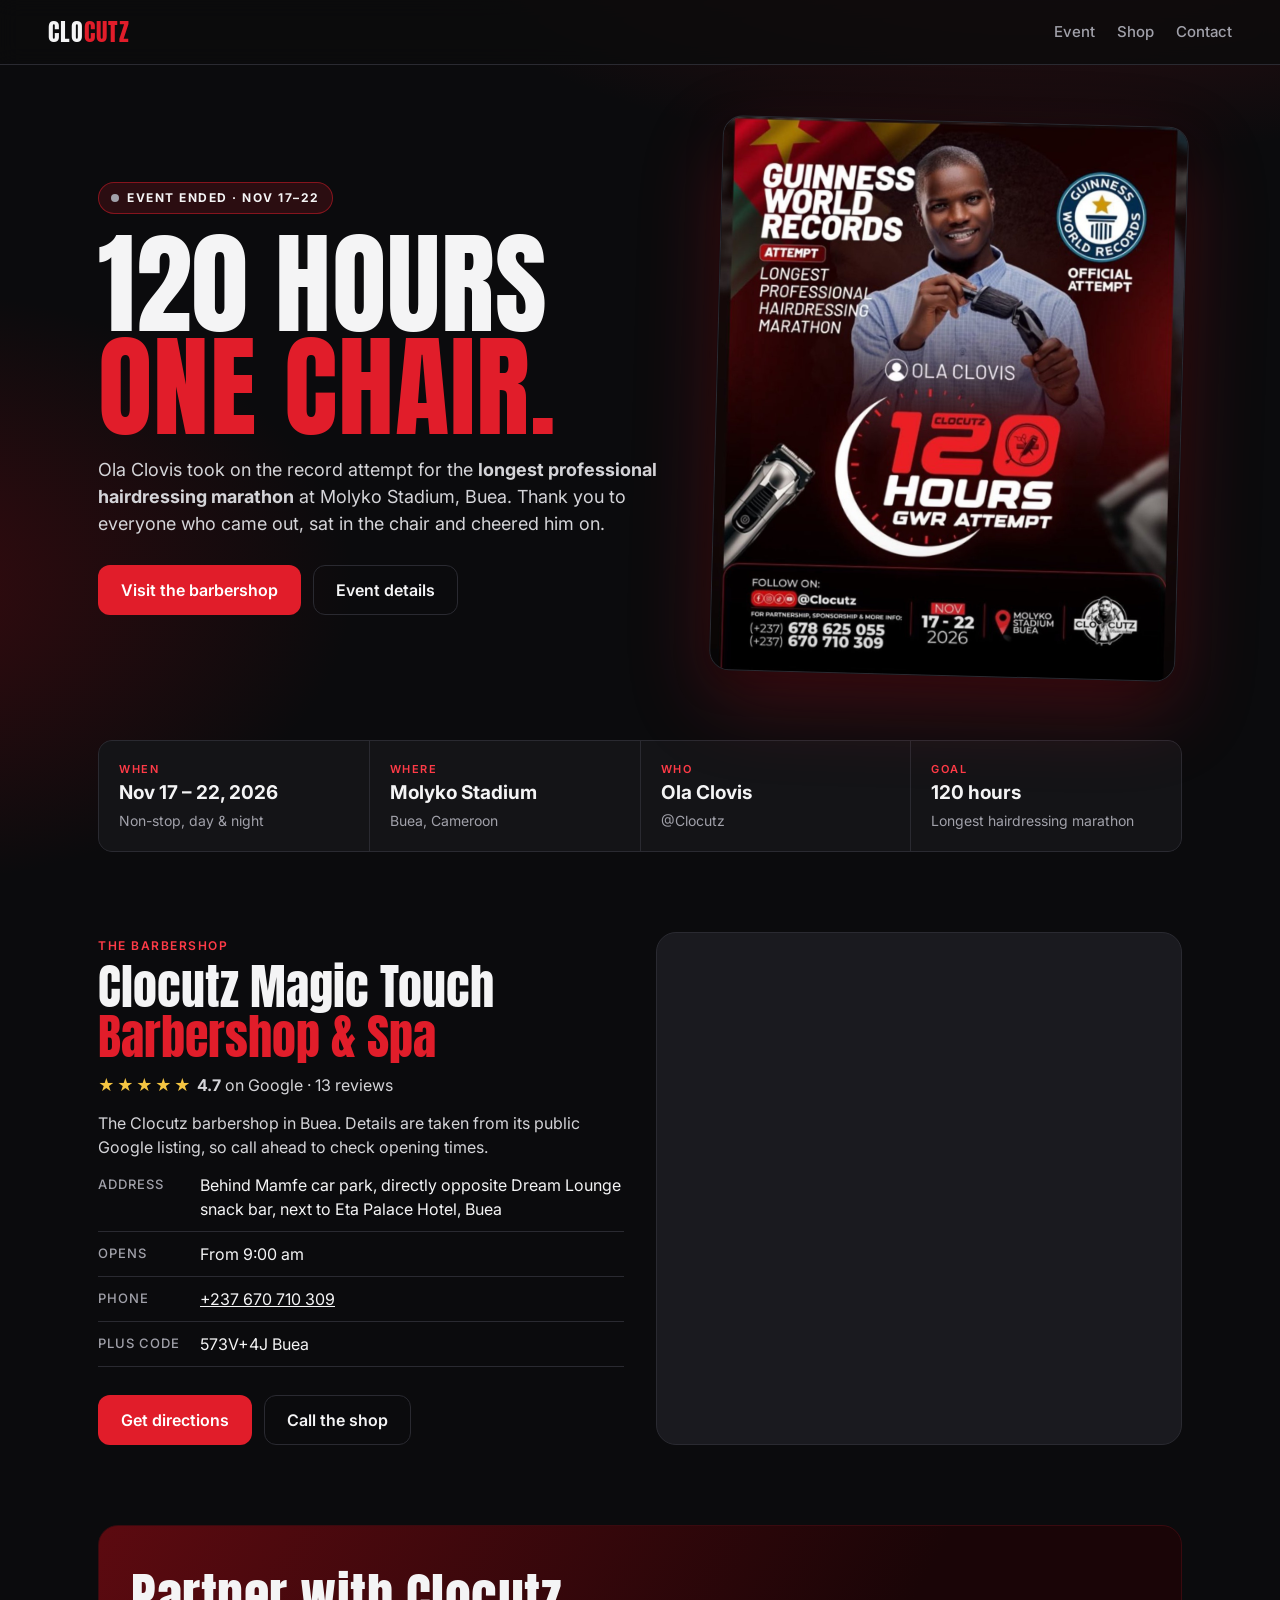
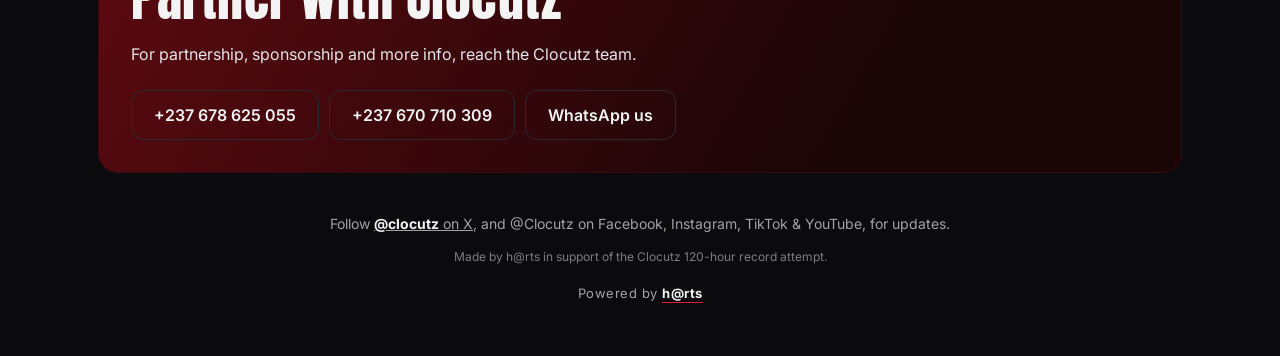
<file: index.html>
<!doctype html>
<html lang="en">
<head>
  <meta charset="utf-8" />
  <meta name="viewport" content="width=device-width, initial-scale=1" />
  <title>Clocutz 120 Hours — Record Attempt</title>
  <meta name="description" content="The Clocutz 120-hour longest professional hairdressing marathon record attempt by Ola Clovis, Nov 17–22 2026, Molyko Stadium, Buea." />
  <link rel="canonical" href="https://clocutz.org/" />
  <meta property="og:type" content="website" />
  <meta property="og:site_name" content="Clocutz" />
  <meta property="og:url" content="https://clocutz.org/" />
  <meta property="og:title" content="Clocutz 120 Hours — Record Attempt" />
  <meta property="og:description" content="Ola Clovis took on the 120-hour hairdressing marathon record attempt at Molyko Stadium, Buea, Nov 17–22 2026." />
  <meta property="og:image" content="https://clocutz.org/assets/flyer.jpg" />
  <meta property="og:image:width" content="1080" />
  <meta property="og:image:height" content="1286" />
  <meta property="og:image:alt" content="Clocutz 120 hours record attempt flyer, Nov 17–22 2026, Molyko Stadium, Buea" />
  <meta name="twitter:card" content="summary_large_image" />
  <meta name="twitter:title" content="Clocutz 120 Hours — Record Attempt" />
  <meta name="twitter:description" content="Ola Clovis took on the 120-hour hairdressing marathon record attempt at Molyko Stadium, Buea, Nov 17–22 2026." />
  <meta name="twitter:image" content="https://clocutz.org/assets/flyer.jpg" />
  <meta name="theme-color" content="#0b0b0d" />
  <link rel="icon" href="favicon.svg" type="image/svg+xml" />
  <link rel="apple-touch-icon" href="apple-touch-icon.png" />
  <link rel="preconnect" href="https://fonts.googleapis.com" />
  <link rel="preconnect" href="https://fonts.gstatic.com" crossorigin />
  <link href="https://fonts.googleapis.com/css2?family=Anton&family=Inter:wght@400;500;600;700&display=swap" rel="stylesheet" />
  <link rel="stylesheet" href="styles.css" />
</head>
<body>
  <header class="nav">
    <a href="#top" class="brand">CLO<span>CUTZ</span></a>
    <nav>
      <a href="#event">Event</a>
      <a href="https://shop.clocutz.org/">Shop</a>
      <a href="#contact">Contact</a>
    </nav>
  </header>

  <main id="top">
    <!-- HERO -->
    <section class="hero">
      <div class="hero-text">
        <span class="live-pill off"><i></i><b>EVENT ENDED · NOV 17–22</b></span>
        <h1>120 HOURS<br /><em>ONE CHAIR.</em></h1>
        <p class="lede">Ola Clovis took on the record attempt for the <strong>longest professional hairdressing marathon</strong> at Molyko Stadium, Buea. Thank you to everyone who came out, sat in the chair and cheered him on.</p>

        <div class="cta-row">
          <a href="#shop" class="btn primary">Visit the barbershop</a>
          <a href="#event" class="btn ghost">Event details</a>
        </div>
      </div>
      <div class="hero-art">
        <img src="assets/flyer.jpg" alt="Clocutz 120 hours record attempt flyer featuring Ola Clovis, Nov 17–22 2026 at Molyko Stadium, Buea" />
      </div>
    </section>

    <!-- FACTS -->
    <section class="facts" id="event">
      <div class="fact"><small>When</small><strong>Nov 17 – 22, 2026</strong><span>Non-stop, day &amp; night</span></div>
      <div class="fact"><small>Where</small><strong>Molyko Stadium</strong><span>Buea, Cameroon</span></div>
      <div class="fact"><small>Who</small><strong>Ola Clovis</strong><span>@Clocutz</span></div>
      <div class="fact"><small>Goal</small><strong>120 hours</strong><span>Longest hairdressing marathon</span></div>
    </section>

    <!-- THE SHOP -->
    <section class="shop" id="shop">
      <div class="shop-info">
        <small class="eyebrow">The barbershop</small>
        <h2>Clocutz Magic Touch<br /><em>Barbershop &amp; Spa</em></h2>
        <p class="rating"><span aria-hidden="true">★★★★★</span> <strong>4.7</strong> on Google · 13 reviews</p>
        <p>The Clocutz barbershop in Buea. Details are taken from its public Google listing, so call ahead to check opening times.</p>
        <ul class="shop-list">
          <li><b>Address</b><span>Behind Mamfe car park, directly opposite Dream Lounge snack bar, next to Eta Palace Hotel, Buea</span></li>
          <li><b>Opens</b><span>From 9:00 am</span></li>
          <li><b>Phone</b><span><a href="tel:+237670710309">+237 670 710 309</a></span></li>
          <li><b>Plus code</b><span>573V+4J Buea</span></li>
        </ul>
        <div class="cta-row">
          <a class="btn primary" href="https://www.google.com/maps/search/?api=1&amp;query=4.1527759,9.2940568" target="_blank" rel="noopener">Get directions</a>
          <a class="btn ghost" href="tel:+237670710309">Call the shop</a>
        </div>
      </div>
      <iframe class="shop-map" title="Map showing Clocutz Magic Touch Barbershop and Spa in Buea" loading="lazy" referrerpolicy="no-referrer-when-downgrade"
        src="https://maps.google.com/maps?q=4.1527759,9.2940568&amp;z=17&amp;output=embed"></iframe>
    </section>

    <!-- CONTACT -->
    <section class="contact" id="contact">
      <div>
        <h2>Partner with Clocutz</h2>
        <p>For partnership, sponsorship and more info, reach the Clocutz team.</p>
      </div>
      <div class="contact-links">
        <a class="btn ghost" href="tel:+237678625055">+237 678 625 055</a>
        <a class="btn ghost" href="tel:+237670710309">+237 670 710 309</a>
        <a class="btn ghost" href="https://wa.me/237678625055" target="_blank" rel="noopener">WhatsApp us</a>
      </div>
    </section>
  </main>

  <footer>
    <p>Follow <a href="https://x.com/clocutz" target="_blank" rel="noopener"><strong>@clocutz</strong> on X</a>, and @Clocutz on Facebook, Instagram, TikTok &amp; YouTube, for updates.</p>
    <p class="fine">Made by h@rts in support of the Clocutz 120-hour record attempt.</p>
    <p class="credit">Powered by <a href="https://hartsdigitalhub.com/" target="_blank" rel="noopener">h@rts</a></p>
  </footer>

</body>
</html>
</file>
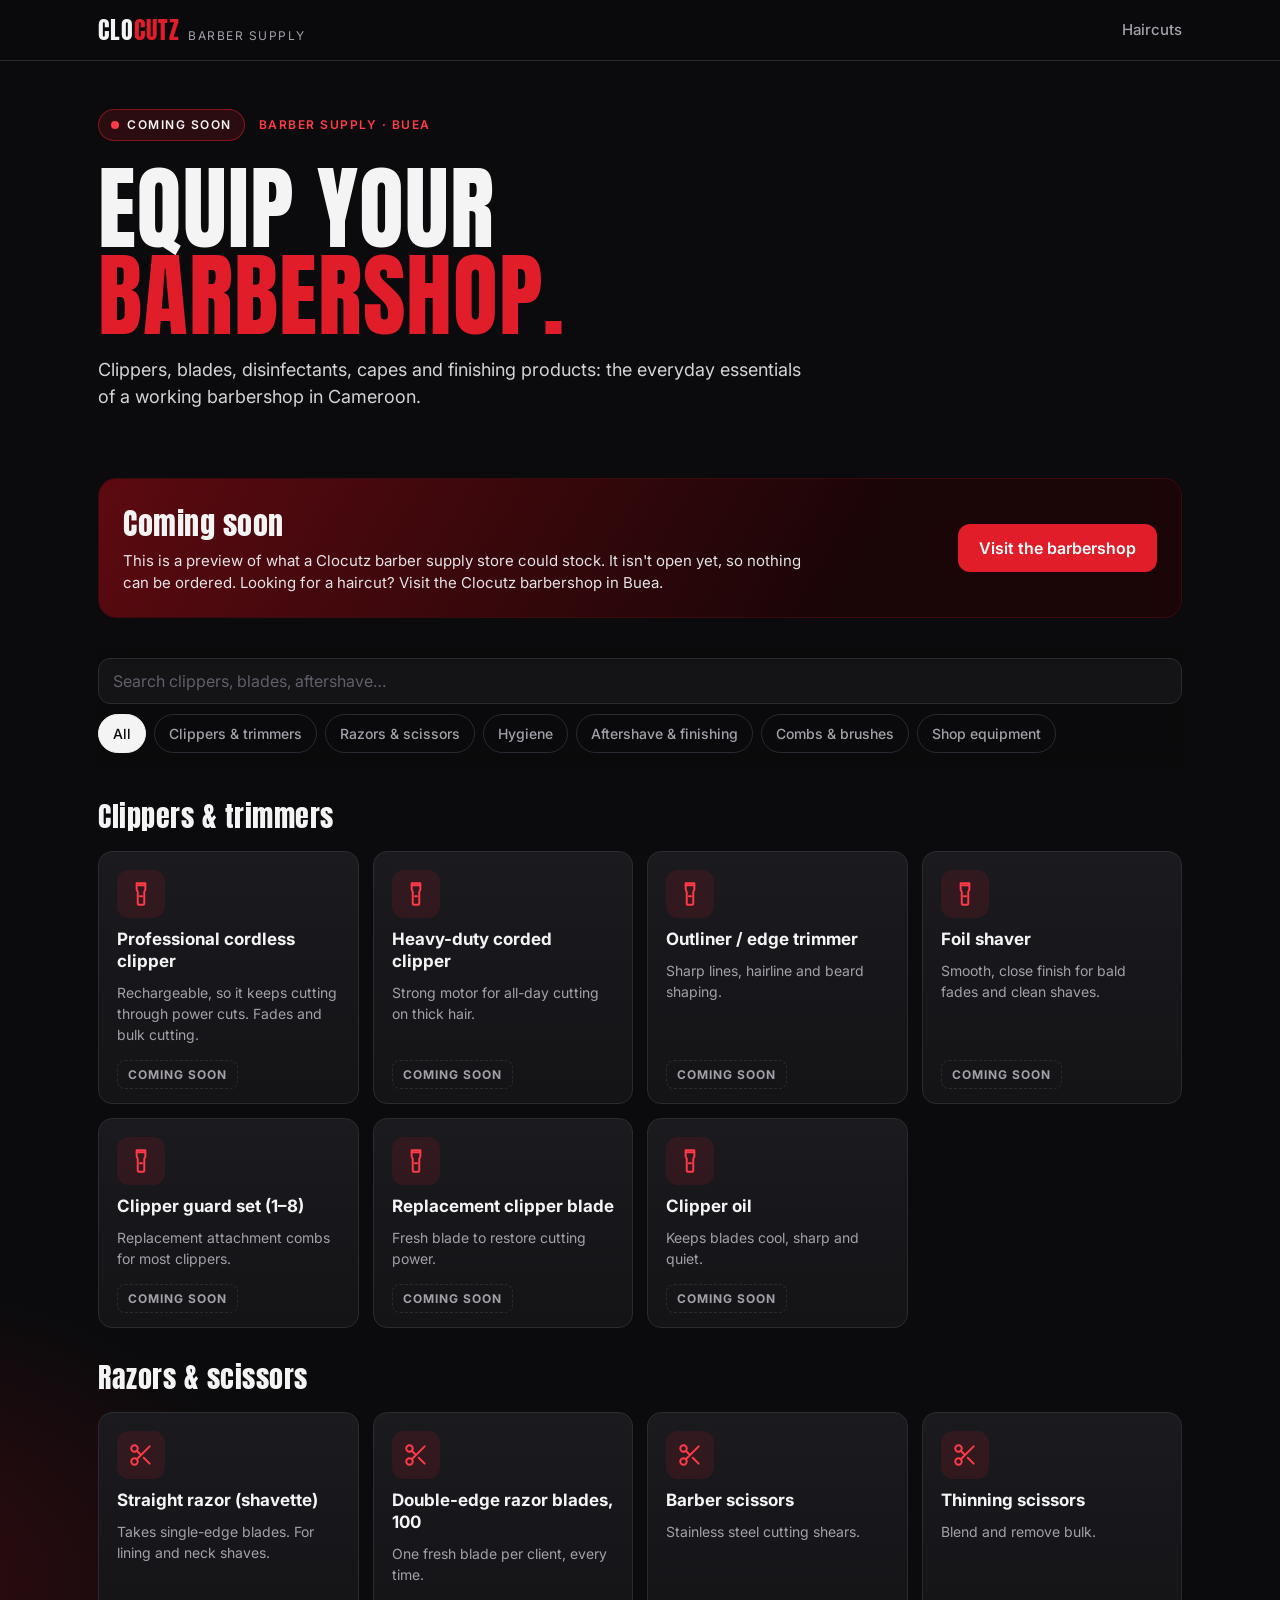
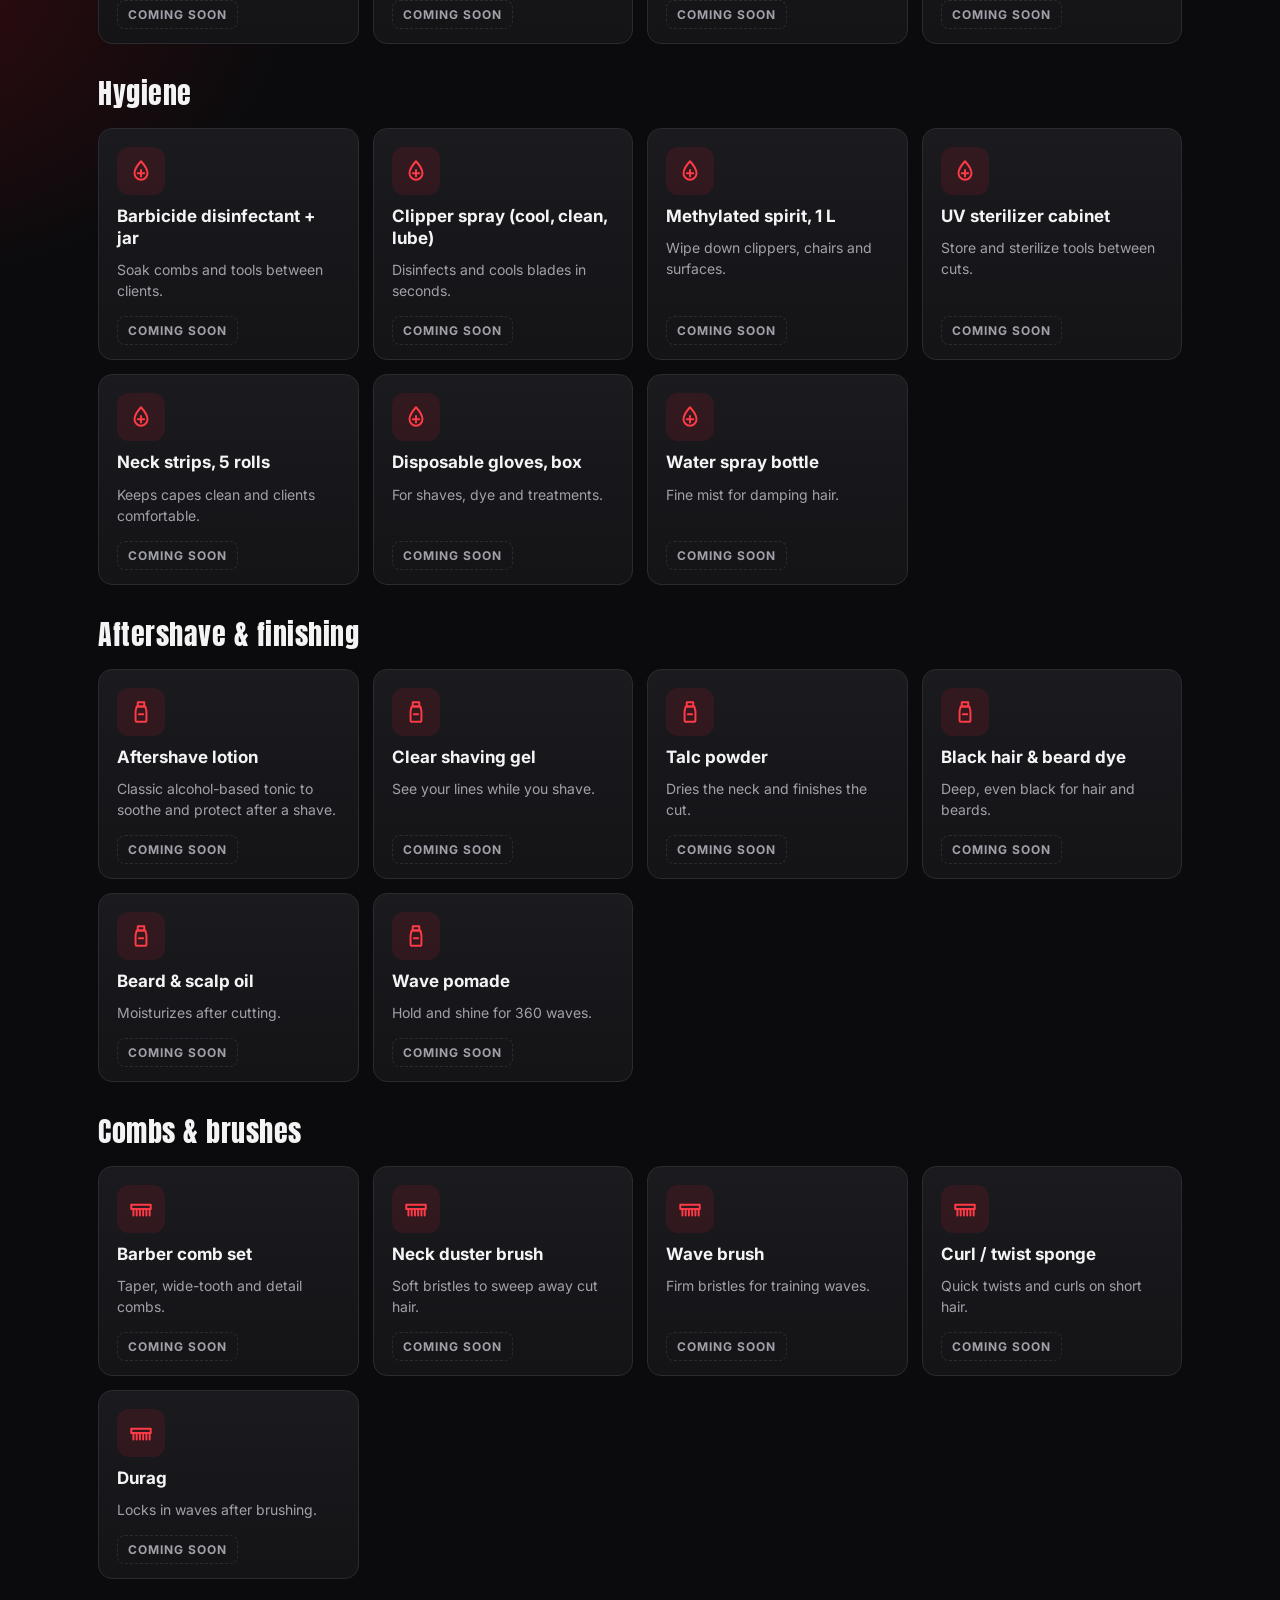
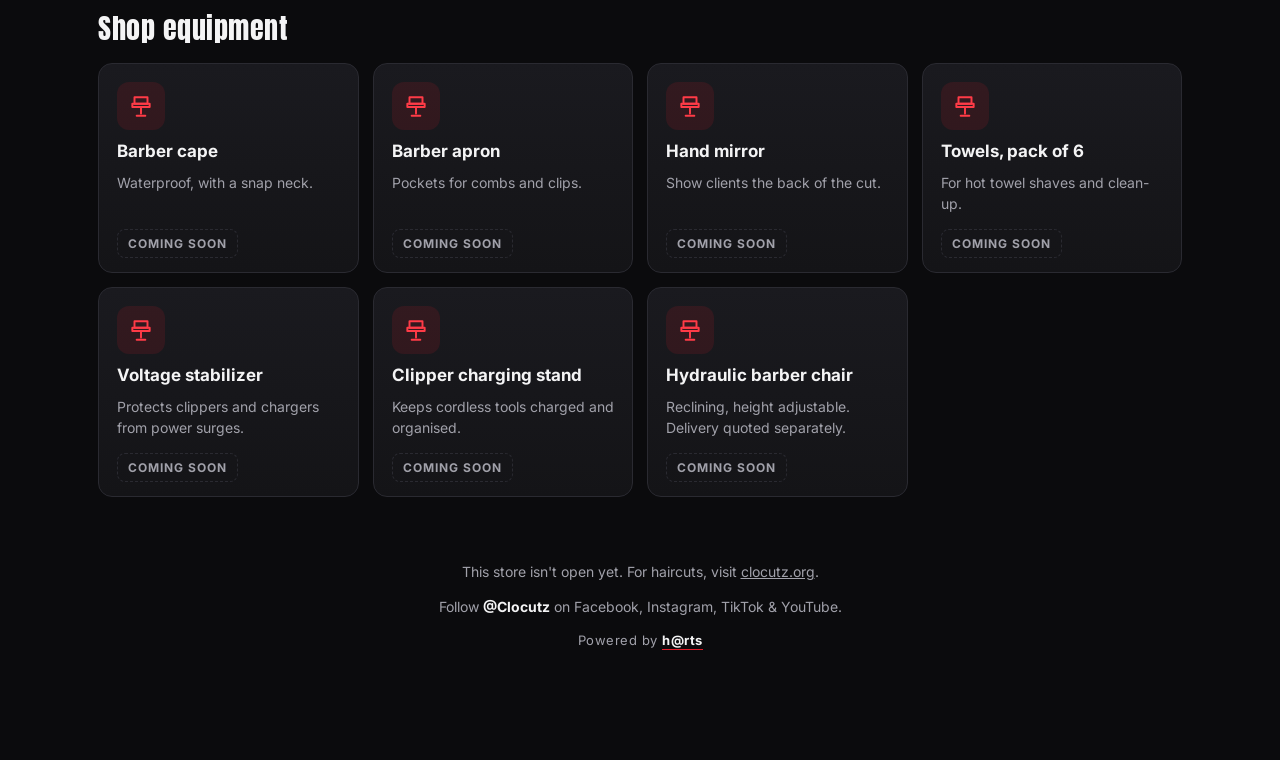
<file: shop/index.html>
<!doctype html>
<html lang="en">
<head>
  <meta charset="utf-8" />
  <meta name="viewport" content="width=device-width, initial-scale=1" />
  <title>Clocutz Barber Supply — Coming Soon</title>
  <meta name="description" content="A coming-soon preview of a Clocutz barber supply store: clippers, blades, disinfectants, capes and everyday barbershop essentials." />
  <link rel="canonical" href="https://shop.clocutz.org/" />
  <meta property="og:type" content="website" />
  <meta property="og:site_name" content="Clocutz" />
  <meta property="og:url" content="https://shop.clocutz.org/" />
  <meta property="og:title" content="Clocutz Barber Supply — Coming Soon" />
  <meta property="og:description" content="Coming soon: a preview of barbershop essentials, from clippers and blades to hygiene and styling products." />
  <meta property="og:image" content="https://clocutz.org/assets/flyer.jpg" />
  <meta name="twitter:card" content="summary_large_image" />
  <meta name="theme-color" content="#0b0b0d" />
  <!-- Absolute URLs: shop.clocutz.org is served from the /shop folder, so relative paths would miss. -->
  <link rel="icon" href="https://clocutz.org/favicon.svg" type="image/svg+xml" />
  <link rel="apple-touch-icon" href="https://clocutz.org/apple-touch-icon.png" />
  <link rel="preconnect" href="https://fonts.googleapis.com" />
  <link rel="preconnect" href="https://fonts.gstatic.com" crossorigin />
  <link href="https://fonts.googleapis.com/css2?family=Anton&family=Inter:wght@400;500;600;700&display=swap" rel="stylesheet" />
  <style>
    :root {
      --bg: #0b0b0d; --bg-2: #141417; --card: #1a1a1f; --line: #2a2a31;
      --text: #f4f4f5; --muted: #a1a1aa;
      --red: #e11d2a; --red-2: #ff3b47; --red-deep: #5c0a10; --gold: #f5c542;
      --radius: 14px;
    }
    * { box-sizing: border-box; }
    body {
      margin: 0;
      background:
        radial-gradient(900px 500px at 85% -10%, rgba(225, 29, 42, .28), transparent 60%),
        radial-gradient(700px 500px at -10% 40%, rgba(92, 10, 16, .5), transparent 60%),
        var(--bg);
      color: var(--text);
      font-family: Inter, system-ui, -apple-system, Segoe UI, Roboto, sans-serif;
      line-height: 1.5; -webkit-font-smoothing: antialiased;
      padding-bottom: 96px;
    }
    a { color: inherit; }
    button { font: inherit; color: inherit; }
    .wrap { max-width: 1180px; margin: 0 auto; padding: 0 clamp(16px, 4vw, 48px); }

    /* NAV */
    .nav {
      position: sticky; top: 0; z-index: 20;
      background: rgba(11, 11, 13, .85); backdrop-filter: blur(10px);
      border-bottom: 1px solid var(--line);
    }
    .nav .wrap { display: flex; align-items: center; justify-content: space-between; height: 60px; }
    .brand { font-family: Anton, sans-serif; font-size: 24px; letter-spacing: 1px; text-decoration: none; }
    .brand span { color: var(--red); }
    .brand small { font-family: Inter, sans-serif; font-size: 12px; color: var(--muted); letter-spacing: 1.5px; margin-left: 8px; text-transform: uppercase; }
    .nav-links { display: flex; gap: 18px; align-items: center; }
    .nav-links a { text-decoration: none; color: var(--muted); font-weight: 500; font-size: 15px; }
    .nav-links a:hover { color: var(--text); }

    /* HERO */
    .hero { padding: 48px 0 28px; }
    .eyebrow { color: var(--red-2); text-transform: uppercase; letter-spacing: 1.5px; font-size: 12px; font-weight: 600; }
    h1 { font-family: Anton, sans-serif; font-weight: 400; font-size: clamp(48px, 8vw, 92px); line-height: .95; letter-spacing: 1px; margin: 10px 0 16px; }
    h1 em { font-style: normal; color: var(--red); }
    .lede { color: #d4d4d8; font-size: 18px; max-width: 40em; margin: 0 0 22px; }

    /* STARTER KIT */
    .kit {
      display: flex; justify-content: space-between; align-items: center; gap: 20px; flex-wrap: wrap;
      margin: 18px 0 28px; padding: 22px 24px; border-radius: 18px;
      background: linear-gradient(120deg, var(--red-deep), #1a0507 70%); border: 1px solid #3a0a0f;
    }
    .kit h2 { font-family: Anton, sans-serif; font-weight: 400; font-size: 30px; letter-spacing: .5px; margin: 0; }
    .kit p { margin: 4px 0 0; color: #e4e4e7; max-width: 46em; font-size: 15px; }

    /* TOOLBAR */
    .toolbar { position: sticky; top: 60px; z-index: 10; background: rgba(11, 11, 13, .92); backdrop-filter: blur(10px); padding: 12px 0; margin-bottom: 8px; }
    .search {
      width: 100%; background: var(--bg-2); border: 1px solid var(--line); color: var(--text);
      border-radius: 12px; padding: 12px 14px; font: 16px Inter, sans-serif; margin-bottom: 10px;
    }
    .search::placeholder { color: #5f5f6a; }
    .cats { display: flex; gap: 8px; overflow-x: auto; scrollbar-width: none; padding-bottom: 2px; }
    .cats::-webkit-scrollbar { display: none; }
    .cats button {
      flex: none; border: 1px solid var(--line); background: transparent; color: var(--muted);
      padding: 8px 14px; border-radius: 99px; font-size: 14px; font-weight: 500; cursor: pointer; white-space: nowrap;
    }
    .cats button[aria-pressed="true"] { background: var(--text); color: var(--bg); border-color: var(--text); }

    /* GRID */
    .section-title { font-family: Anton, sans-serif; font-weight: 400; font-size: 28px; letter-spacing: .5px; margin: 28px 0 14px; }
    .grid { display: grid; grid-template-columns: repeat(auto-fill, minmax(250px, 1fr)); gap: 14px; }
    .card {
      display: flex; flex-direction: column; gap: 10px;
      background: linear-gradient(180deg, var(--card), var(--bg-2));
      border: 1px solid var(--line); border-radius: var(--radius); padding: 18px;
    }
    .card .icon {
      width: 48px; height: 48px; border-radius: 12px; display: grid; place-items: center;
      background: rgba(225, 29, 42, .12); color: var(--red-2);
    }
    .card .icon svg { width: 26px; height: 26px; }
    .card h3 { margin: 0; font-size: 17px; line-height: 1.3; }
    .card p { margin: 0; color: var(--muted); font-size: 14px; flex: 1; }
    .badge { align-self: flex-start; font-size: 11px; font-weight: 700; letter-spacing: 1px; text-transform: uppercase; color: var(--gold); }
    .card-foot { display: flex; align-items: center; justify-content: space-between; gap: 10px; padding-top: 6px; }
    .price { font-weight: 700; font-size: 16px; }
    .price.ask { color: var(--muted); font-weight: 500; font-size: 14px; }
    .add {
      border: 1px solid var(--red); background: transparent; color: var(--text);
      border-radius: 10px; padding: 9px 14px; font-weight: 600; font-size: 14px; cursor: pointer;
    }
    .add:hover { background: var(--red); }
    .qty { display: inline-flex; align-items: center; border: 1px solid var(--red); border-radius: 10px; overflow: hidden; }
    .qty button { background: var(--red); border: 0; width: 34px; height: 36px; font-size: 18px; font-weight: 700; cursor: pointer; color: #fff; }
    .qty span { min-width: 34px; text-align: center; font-weight: 700; font-variant-numeric: tabular-nums; }
    .soon-tag { font-size: 12px; font-weight: 700; letter-spacing: 1px; text-transform: uppercase; color: var(--muted); border: 1px dashed var(--line); border-radius: 8px; padding: 6px 10px; }
    .soon-pill {
      display: inline-flex; align-items: center; gap: 8px; margin-bottom: 14px; margin-right: 10px;
      padding: 6px 12px; border-radius: 999px;
      background: rgba(225, 29, 42, .15); border: 1px solid rgba(225, 29, 42, .5);
      font-size: 12px; font-weight: 600; letter-spacing: 1.5px; text-transform: uppercase;
    }
    .soon-pill[hidden] { display: none; }
    .soon-pill i { width: 8px; height: 8px; border-radius: 50%; background: var(--red-2); }
    .empty { color: var(--muted); padding: 40px 0; text-align: center; }

    /* CART BAR + DRAWER */
    .cartbar {
      position: fixed; left: 50%; bottom: 14px; transform: translateX(-50%); z-index: 30;
      width: min(680px, calc(100% - 32px));
      display: flex; align-items: center; justify-content: space-between; gap: 14px;
      padding: 12px 12px 12px 18px; border-radius: 16px;
      background: rgba(26, 26, 31, .96); backdrop-filter: blur(10px);
      border: 1px solid var(--red-deep); box-shadow: 0 10px 40px rgba(0, 0, 0, .6);
    }
    .cartbar[hidden] { display: none; }
    .cartbar small { color: var(--red-2); text-transform: uppercase; letter-spacing: 1.5px; font-size: 11px; font-weight: 600; }
    .cartbar p { margin: 0; font-weight: 600; }
    .btn {
      display: inline-flex; align-items: center; justify-content: center;
      padding: 13px 20px; border-radius: 12px; border: 1px solid transparent;
      font: 600 16px Inter, sans-serif; text-decoration: none; cursor: pointer; white-space: nowrap;
    }
    .btn.primary { background: var(--red); color: #fff; }
    .btn.primary:hover { background: var(--red-2); }
    .btn.ghost { background: transparent; border-color: var(--line); }
    .btn.ghost:hover { border-color: var(--red); }
    .btn:focus-visible, .add:focus-visible, .cats button:focus-visible, .qty button:focus-visible, input:focus-visible, select:focus-visible { outline: 2px solid var(--red-2); outline-offset: 2px; }

    dialog {
      width: min(560px, 100%); max-height: min(90vh, 860px); margin: auto 0 0 auto; height: 100%;
      padding: 0; border: 0; border-left: 1px solid var(--line);
      background: var(--bg); color: var(--text);
    }
    dialog::backdrop { background: rgba(0, 0, 0, .65); }
    @media (min-width: 600px) { dialog { max-height: 100vh; } }
    .drawer { display: flex; flex-direction: column; height: 100%; }
    .drawer-head { display: flex; justify-content: space-between; align-items: center; padding: 18px 20px; border-bottom: 1px solid var(--line); }
    .drawer-head h2 { font-family: Anton, sans-serif; font-weight: 400; font-size: 28px; margin: 0; letter-spacing: .5px; }
    .close { background: none; border: 1px solid var(--line); border-radius: 10px; width: 38px; height: 38px; font-size: 20px; cursor: pointer; }
    .drawer-body { flex: 1; overflow-y: auto; padding: 8px 20px 20px; }
    .line { display: flex; align-items: center; justify-content: space-between; gap: 12px; padding: 14px 0; border-bottom: 1px solid var(--line); }
    .line strong { display: block; font-size: 15px; }
    .line small { color: var(--muted); }
    .fields { display: grid; gap: 12px; margin-top: 18px; }
    .fields label { display: flex; flex-direction: column; gap: 6px; font-size: 14px; color: var(--muted); font-weight: 500; }
    .fields input, .fields select {
      background: var(--bg-2); border: 1px solid var(--line); color: var(--text);
      border-radius: 10px; padding: 12px 13px; font: 16px Inter, sans-serif;
    }
    .note { color: var(--muted); font-size: 13px; margin: 14px 0 0; }
    .drawer-foot { padding: 16px 20px; border-top: 1px solid var(--line); display: grid; gap: 10px; }
    .totals { display: flex; justify-content: space-between; font-weight: 600; }
    .totals span:last-child { font-variant-numeric: tabular-nums; }
    .error { color: var(--red-2); font-size: 14px; margin: 0; min-height: 1em; }

    footer { margin-top: 64px; color: var(--muted); font-size: 14px; text-align: center; }
    footer strong { color: var(--text); }
    .credit { margin-top: 14px; font-size: 13px; letter-spacing: .5px; }
    .credit a { color: var(--text); font-weight: 700; text-decoration: none; border-bottom: 1px solid var(--red); padding-bottom: 1px; }
    .credit a:hover { color: var(--red-2); }

    @media (max-width: 560px) {
      .brand small { display: none; }
      .lede { font-size: 16px; }
      .kit .btn { width: 100%; }
      .grid { grid-template-columns: 1fr 1fr; gap: 10px; }
      .card { padding: 14px; }
      .card h3 { font-size: 15px; }
      .card p { font-size: 13px; }
      .card-foot { flex-direction: column; align-items: stretch; }
      .card .add, .card .qty { width: 100%; justify-content: space-between; }
      .card .qty span { flex: 1; }
      .line .qty { flex: none; }
    }
  </style>
</head>
<body>
  <header class="nav">
    <div class="wrap">
      <a class="brand" href="https://shop.clocutz.org/">CLO<span>CUTZ</span><small>Barber Supply</small></a>
      <nav class="nav-links">
        <a href="https://clocutz.org/">Haircuts</a>
      </nav>
    </div>
  </header>

  <main class="wrap">
    <section class="hero">
      <span class="soon-pill" id="soonPill" hidden><i></i>Coming soon</span>
      <span class="eyebrow">Barber supply · Buea</span>
      <h1>EQUIP YOUR<br /><em>BARBERSHOP.</em></h1>
      <p class="lede">Clippers, blades, disinfectants, capes and finishing products: the everyday essentials of a working barbershop in Cameroon.</p>
    </section>

    <section class="kit">
      <div>
        <h2 id="kitTitle">Opening a new shop?</h2>
        <p id="kitText">Add our <strong>starter kit</strong> in one tap: the essentials every barbershop needs on day one, from clippers and blades to Barbicide, capes and aftershave.</p>
      </div>
      <button type="button" class="btn primary" id="addKit">Add starter kit</button>
    </section>

    <div class="toolbar">
      <input class="search" id="search" type="search" placeholder="Search clippers, blades, aftershave…" aria-label="Search products" />
      <div class="cats" id="cats" role="toolbar" aria-label="Categories"></div>
    </div>

    <div id="catalogue"></div>

    <footer>
      <p>This store isn't open yet. For haircuts, visit <a href="https://clocutz.org/">clocutz.org</a>.</p>
      <p>Follow <strong>@Clocutz</strong> on Facebook, Instagram, TikTok &amp; YouTube.</p>
      <p class="credit">Powered by <a href="https://hartsdigitalhub.com/" target="_blank" rel="noopener">h@rts</a></p>
    </footer>
  </main>

  <div class="cartbar" id="cartbar" hidden>
    <div>
      <small>Your order</small>
      <p id="cartSummary">0 items</p>
    </div>
    <button type="button" class="btn primary" id="openCart">View order</button>
  </div>

  <dialog id="cart" aria-labelledby="cartTitle">
    <form class="drawer" id="orderForm" method="dialog" novalidate>
      <div class="drawer-head">
        <h2 id="cartTitle">Your order</h2>
        <button type="button" class="close" id="closeCart" aria-label="Close">×</button>
      </div>
      <div class="drawer-body">
        <div id="cartLines"></div>
        <div class="fields">
          <label>Full name
            <input id="oName" autocomplete="name" placeholder="e.g. Ngwa Brandon" required />
          </label>
          <label>Phone / WhatsApp
            <input id="oPhone" type="tel" inputmode="tel" autocomplete="tel" placeholder="6XX XXX XXX" required />
          </label>
          <label>How do you want it?
            <select id="oMethod">
              <option value="Pickup at Clocutz Magic Touch, Buea">Pickup at the shop in Buea</option>
              <option value="Delivery">Delivery</option>
            </select>
          </label>
          <label id="townWrap" hidden>Town / neighbourhood for delivery
            <input id="oTown" placeholder="e.g. Molyko, Buea or Bonamoussadi, Douala" />
          </label>
        </div>
        <p class="note">We'll reply on WhatsApp to confirm stock, the final price and delivery cost, then you pay by MoMo, Orange Money or cash.</p>
      </div>
      <div class="drawer-foot">
        <div class="totals"><span>Estimated total</span><span id="total">—</span></div>
        <p class="error" id="orderError" role="alert"></p>
        <button type="submit" class="btn primary" id="sendOrder">Send order on WhatsApp</button>
        <button type="button" class="btn ghost" id="clearCart">Clear order</button>
      </div>
    </form>
  </dialog>

  <script>
    /* ===== Shop settings — edit products and prices here ===== */
    const WHATSAPP = "237678625055";

    // true = catalogue is a preview: no basket or ordering, items show "Coming soon".
    // Set to false on launch day (and update the <title> and og:title at the top).
    const COMING_SOON = true;

    // price: number in FCFA, or null to show "Ask for price".
    // kit: true = included in the "starter kit" button.
    const PRODUCTS = [
      // Clippers & trimmers
      { id: "clipper-cordless", cat: "clippers", name: "Professional cordless clipper", desc: "Rechargeable, so it keeps cutting through power cuts. Fades and bulk cutting.", price: null, kit: true, badge: "Best seller" },
      { id: "clipper-corded", cat: "clippers", name: "Heavy-duty corded clipper", desc: "Strong motor for all-day cutting on thick hair.", price: null },
      { id: "trimmer", cat: "clippers", name: "Outliner / edge trimmer", desc: "Sharp lines, hairline and beard shaping.", price: null, kit: true },
      { id: "shaver", cat: "clippers", name: "Foil shaver", desc: "Smooth, close finish for bald fades and clean shaves.", price: null },
      { id: "guards", cat: "clippers", name: "Clipper guard set (1–8)", desc: "Replacement attachment combs for most clippers.", price: null, kit: true },
      { id: "blade-set", cat: "clippers", name: "Replacement clipper blade", desc: "Fresh blade to restore cutting power.", price: null },
      { id: "clipper-oil", cat: "clippers", name: "Clipper oil", desc: "Keeps blades cool, sharp and quiet.", price: null, kit: true },

      // Razors & blades
      { id: "shavette", cat: "razors", name: "Straight razor (shavette)", desc: "Takes single-edge blades. For lining and neck shaves.", price: null, kit: true },
      { id: "blades-100", cat: "razors", name: "Double-edge razor blades, 100", desc: "One fresh blade per client, every time.", price: null, kit: true, badge: "Essential" },
      { id: "scissors", cat: "razors", name: "Barber scissors", desc: "Stainless steel cutting shears.", price: null },
      { id: "thinning", cat: "razors", name: "Thinning scissors", desc: "Blend and remove bulk.", price: null },

      // Hygiene & safety
      { id: "barbicide", cat: "hygiene", name: "Barbicide disinfectant + jar", desc: "Soak combs and tools between clients.", price: null, kit: true, badge: "Essential" },
      { id: "clipper-spray", cat: "hygiene", name: "Clipper spray (cool, clean, lube)", desc: "Disinfects and cools blades in seconds.", price: null, kit: true },
      { id: "spirit", cat: "hygiene", name: "Methylated spirit, 1 L", desc: "Wipe down clippers, chairs and surfaces.", price: null, kit: true },
      { id: "uv-box", cat: "hygiene", name: "UV sterilizer cabinet", desc: "Store and sterilize tools between cuts.", price: null },
      { id: "neck-strips", cat: "hygiene", name: "Neck strips, 5 rolls", desc: "Keeps capes clean and clients comfortable.", price: null, kit: true },
      { id: "gloves", cat: "hygiene", name: "Disposable gloves, box", desc: "For shaves, dye and treatments.", price: null },
      { id: "sprayer", cat: "hygiene", name: "Water spray bottle", desc: "Fine mist for damping hair.", price: null, kit: true },

      // Aftershave & finishing
      { id: "aftershave", cat: "finishing", name: "Aftershave lotion", desc: "Classic alcohol-based tonic to soothe and protect after a shave.", price: null, kit: true, badge: "Best seller" },
      { id: "shave-gel", cat: "finishing", name: "Clear shaving gel", desc: "See your lines while you shave.", price: null, kit: true },
      { id: "powder", cat: "finishing", name: "Talc powder", desc: "Dries the neck and finishes the cut.", price: null, kit: true },
      { id: "hair-dye", cat: "finishing", name: "Black hair & beard dye", desc: "Deep, even black for hair and beards.", price: null },
      { id: "beard-oil", cat: "finishing", name: "Beard & scalp oil", desc: "Moisturizes after cutting.", price: null },
      { id: "pomade", cat: "finishing", name: "Wave pomade", desc: "Hold and shine for 360 waves.", price: null },

      // Combs, brushes & accessories
      { id: "combs", cat: "accessories", name: "Barber comb set", desc: "Taper, wide-tooth and detail combs.", price: null, kit: true },
      { id: "neck-duster", cat: "accessories", name: "Neck duster brush", desc: "Soft bristles to sweep away cut hair.", price: null, kit: true },
      { id: "wave-brush", cat: "accessories", name: "Wave brush", desc: "Firm bristles for training waves.", price: null },
      { id: "twist-sponge", cat: "accessories", name: "Curl / twist sponge", desc: "Quick twists and curls on short hair.", price: null },
      { id: "durag", cat: "accessories", name: "Durag", desc: "Locks in waves after brushing.", price: null },

      // Shop equipment
      { id: "cape", cat: "equipment", name: "Barber cape", desc: "Waterproof, with a snap neck.", price: null, kit: true },
      { id: "apron", cat: "equipment", name: "Barber apron", desc: "Pockets for combs and clips.", price: null },
      { id: "mirror", cat: "equipment", name: "Hand mirror", desc: "Show clients the back of the cut.", price: null, kit: true },
      { id: "towels", cat: "equipment", name: "Towels, pack of 6", desc: "For hot towel shaves and clean-up.", price: null },
      { id: "stabilizer", cat: "equipment", name: "Voltage stabilizer", desc: "Protects clippers and chargers from power surges.", price: null },
      { id: "charging-dock", cat: "equipment", name: "Clipper charging stand", desc: "Keeps cordless tools charged and organised.", price: null },
      { id: "chair", cat: "equipment", name: "Hydraulic barber chair", desc: "Reclining, height adjustable. Delivery quoted separately.", price: null },
    ];

    const CATEGORIES = [
      { id: "all", label: "All" },
      { id: "clippers", label: "Clippers & trimmers" },
      { id: "razors", label: "Razors & scissors" },
      { id: "hygiene", label: "Hygiene" },
      { id: "finishing", label: "Aftershave & finishing" },
      { id: "accessories", label: "Combs & brushes" },
      { id: "equipment", label: "Shop equipment" },
    ];
    /* ========================================================= */

    const ICONS = {
      clippers: '<path d="M8 2h8v6l-1 2v11a1 1 0 0 1-1 1h-4a1 1 0 0 1-1-1V10L8 8z"/><path d="M8 4h8M11 14h2"/>',
      razors: '<circle cx="6" cy="6" r="3"/><circle cx="6" cy="18" r="3"/><path d="M20 4 8.1 15.9M14.5 14.5 20 20M8.1 8.1 12 12"/>',
      hygiene: '<path d="M12 3s6 6.5 6 11a6 6 0 0 1-12 0c0-4.5 6-11 6-11z"/><path d="M12 11v6M9 14h6"/>',
      finishing: '<path d="M9 3h6v4H9z"/><path d="M8 7h8l1 4v9a1 1 0 0 1-1 1H8a1 1 0 0 1-1-1v-9z"/><path d="M10 14h4"/>',
      accessories: '<path d="M3 8h18v4H3z"/><path d="M5 12v6M8 12v6M11 12v6M14 12v6M17 12v6M20 12v6"/>',
      equipment: '<path d="M6 4h12v6H6z"/><path d="M4 10h16v3H4zM12 13v6M8 21h8"/>',
    };
    const icon = (cat) => `<svg viewBox="0 0 24 24" fill="none" stroke="currentColor" stroke-width="1.8" stroke-linecap="round" stroke-linejoin="round" aria-hidden="true">${ICONS[cat]}</svg>`;

    const $ = (id) => document.getElementById(id);
    const fcfa = (n) => n.toLocaleString("fr-FR").replace(/ | /g, " ") + " FCFA";
    const esc = (s) => s.replace(/[&<>"]/g, (c) => ({ "&": "&amp;", "<": "&lt;", ">": "&gt;", '"': "&quot;" }[c]));

    const STORE_KEY = "clocutz-shop-cart";
    let cart = {};
    try { cart = JSON.parse(localStorage.getItem(STORE_KEY)) || {}; } catch {}
    for (const id of Object.keys(cart)) if (!PRODUCTS.some((p) => p.id === id)) delete cart[id];
    const save = () => { try { localStorage.setItem(STORE_KEY, JSON.stringify(cart)); } catch {} };

    let activeCat = "all";
    let query = "";

    function renderCats() {
      $("cats").innerHTML = CATEGORIES.map(
        (c) => `<button type="button" data-cat="${c.id}" aria-pressed="${c.id === activeCat}">${c.label}</button>`
      ).join("");
    }

    function controlFor(p) {
      if (COMING_SOON) return `<span class="soon-tag">Coming soon</span>`;
      const q = cart[p.id] || 0;
      if (!q) return `<button type="button" class="add" data-add="${p.id}">Add</button>`;
      return `<div class="qty"><button type="button" data-dec="${p.id}" aria-label="Remove one ${esc(p.name)}">−</button><span aria-live="polite">${q}</span><button type="button" data-inc="${p.id}" aria-label="Add one ${esc(p.name)}">+</button></div>`;
    }

    function card(p) {
      const price = COMING_SOON ? "" : p.price != null ? `<span class="price">${fcfa(p.price)}</span>` : `<span class="price ask">Ask for price</span>`;
      return `<article class="card">
        <div class="icon">${icon(p.cat)}</div>
        ${p.badge && !COMING_SOON ? `<span class="badge">${p.badge}</span>` : ""}
        <h3>${esc(p.name)}</h3>
        <p>${esc(p.desc)}</p>
        <div class="card-foot">${price}<span data-ctrl="${p.id}">${controlFor(p)}</span></div>
      </article>`;
    }

    function renderCatalogue() {
      const q = query.trim().toLowerCase();
      const match = (p) => (activeCat === "all" || p.cat === activeCat) && (!q || (p.name + " " + p.desc).toLowerCase().includes(q));
      const cats = CATEGORIES.filter((c) => c.id !== "all");
      let html = "";
      for (const c of cats) {
        const items = PRODUCTS.filter((p) => p.cat === c.id && match(p));
        if (!items.length) continue;
        html += `<h2 class="section-title">${c.label}</h2><div class="grid">${items.map(card).join("")}</div>`;
      }
      $("catalogue").innerHTML = html || `<p class="empty">Nothing matches "${esc(query)}".</p>`;
    }

    function refreshControls() {
      document.querySelectorAll("[data-ctrl]").forEach((el) => {
        const p = PRODUCTS.find((x) => x.id === el.dataset.ctrl);
        el.innerHTML = controlFor(p);
      });
    }

    const lines = () => PRODUCTS.filter((p) => cart[p.id]).map((p) => ({ p, q: cart[p.id] }));
    const count = () => lines().reduce((n, l) => n + l.q, 0);

    function totalText() {
      const ls = lines();
      const priced = ls.filter((l) => l.p.price != null);
      const sum = priced.reduce((n, l) => n + l.p.price * l.q, 0);
      if (!priced.length) return "Confirmed on WhatsApp";
      return fcfa(sum) + (priced.length < ls.length ? " + items to price" : "");
    }

    function renderCartBar() {
      const n = count();
      $("cartbar").hidden = COMING_SOON || n === 0;
      $("cartSummary").textContent = `${n} item${n === 1 ? "" : "s"} · ${lines().length} product${lines().length === 1 ? "" : "s"}`;
    }

    function renderCartLines() {
      const ls = lines();
      $("cartLines").innerHTML = ls.length
        ? ls.map(({ p, q }) => `<div class="line"><div><strong>${esc(p.name)}</strong><small>${p.price != null ? fcfa(p.price) + " each" : "Ask for price"}</small></div><div class="qty"><button type="button" data-dec="${p.id}" aria-label="Remove one ${esc(p.name)}">−</button><span>${q}</span><button type="button" data-inc="${p.id}" aria-label="Add one ${esc(p.name)}">+</button></div></div>`).join("")
        : `<p class="empty">Your order is empty.</p>`;
      $("total").textContent = ls.length ? totalText() : "—";
      $("sendOrder").disabled = !ls.length;
    }

    function setQty(id, q) {
      if (q > 0) cart[id] = Math.min(q, 99); else delete cart[id];
      save();
      refreshControls();
      renderCartBar();
      renderCartLines();
      if (!count() && $("cart").open) $("cart").close();
    }

    document.addEventListener("click", (e) => {
      const t = e.target.closest("button");
      if (!t) return;
      if (t.dataset.add) setQty(t.dataset.add, 1);
      else if (t.dataset.inc) setQty(t.dataset.inc, (cart[t.dataset.inc] || 0) + 1);
      else if (t.dataset.dec) setQty(t.dataset.dec, (cart[t.dataset.dec] || 0) - 1);
      else if (t.dataset.cat) { activeCat = t.dataset.cat; renderCats(); renderCatalogue(); }
    });

    $("search").addEventListener("input", (e) => { query = e.target.value; renderCatalogue(); });

    $("addKit").addEventListener("click", () => {
      if (COMING_SOON) {
        location.href = "https://clocutz.org/#shop";
        return;
      }
      for (const p of PRODUCTS) if (p.kit && !cart[p.id]) cart[p.id] = 1;
      setQty("__none__", 0);
      openCart();
    });

    function openCart() { renderCartLines(); $("cart").showModal(); }
    $("openCart").addEventListener("click", openCart);
    $("closeCart").addEventListener("click", () => $("cart").close());
    $("cart").addEventListener("click", (e) => { if (e.target === $("cart")) $("cart").close(); });
    $("clearCart").addEventListener("click", () => { cart = {}; setQty("__none__", 0); });

    $("oMethod").addEventListener("change", (e) => { $("townWrap").hidden = e.target.value !== "Delivery"; });

    $("orderForm").addEventListener("submit", (e) => {
      e.preventDefault();
      const name = $("oName").value.trim();
      const phone = $("oPhone").value.trim();
      const method = $("oMethod").value;
      const town = $("oTown").value.trim();
      const err = $("orderError");
      if (!lines().length) return (err.textContent = "Your order is empty.");
      if (!name) return (err.textContent = "Please enter your name."), $("oName").focus();
      if (phone.replace(/\D/g, "").length < 9) return (err.textContent = "Please enter a valid phone number."), $("oPhone").focus();
      if (method === "Delivery" && !town) return (err.textContent = "Please tell us where to deliver."), $("oTown").focus();
      err.textContent = "";

      const msg = [
        "Hello Clocutz! I'd like to order from the barber supply shop:",
        "",
        ...lines().map(({ p, q }) => `• ${q} × ${p.name}${p.price != null ? ` (${fcfa(p.price * q)})` : ""}`),
        "",
        `Estimated total: ${totalText()}`,
        `Name: ${name}`,
        `Phone: ${phone}`,
        `${method === "Delivery" ? `Delivery to: ${town}` : method}`,
        "",
        "Please confirm stock, final price and how to pay.",
      ].join("\n");
      window.open(`https://wa.me/${WHATSAPP}?text=${encodeURIComponent(msg)}`, "_blank", "noopener");
    });

    if (COMING_SOON) {
      $("soonPill").hidden = false;
      $("kitTitle").textContent = "Coming soon";
      $("kitText").textContent = "This is a preview of what a Clocutz barber supply store could stock. It isn't open yet, so nothing can be ordered. Looking for a haircut? Visit the Clocutz barbershop in Buea.";
      $("addKit").textContent = "Visit the barbershop";
    }

    renderCats();
    renderCatalogue();
    renderCartBar();
  </script>
</body>
</html>
</file>
<file: styles.css>
:root {
  --bg: #0b0b0d;
  --bg-2: #141417;
  --card: #1a1a1f;
  --line: #2a2a31;
  --text: #f4f4f5;
  --muted: #a1a1aa;
  --red: #e11d2a;
  --red-2: #ff3b47;
  --red-deep: #5c0a10;
  --gold: #f5c542;
  --radius: 14px;
}

* { box-sizing: border-box; }
html { scroll-behavior: smooth; }
body {
  margin: 0;
  background:
    radial-gradient(1200px 600px at 80% -10%, rgba(225, 29, 42, .28), transparent 60%),
    radial-gradient(800px 500px at -10% 30%, rgba(92, 10, 16, .55), transparent 60%),
    var(--bg);
  color: var(--text);
  font-family: Inter, system-ui, -apple-system, Segoe UI, Roboto, sans-serif;
  line-height: 1.5;
  -webkit-font-smoothing: antialiased;
}
img { max-width: 100%; display: block; }
a { color: inherit; }
h1, h2, h3 { margin: 0; }


/* NAV */
.nav {
  position: sticky; top: 0; z-index: 10;
  display: flex; align-items: center; justify-content: space-between;
  padding: 14px clamp(16px, 4vw, 48px);
  background: rgba(11, 11, 13, .82);
  backdrop-filter: blur(10px);
  border-bottom: 1px solid var(--line);
}
.brand { font-family: Anton, sans-serif; font-size: 24px; letter-spacing: 1px; text-decoration: none; }
.brand span { color: var(--red); }
.nav nav { display: flex; gap: 22px; }
.nav nav a { text-decoration: none; color: var(--muted); font-weight: 500; font-size: 15px; }
.nav nav a:hover { color: var(--text); }

main, footer { max-width: 1180px; margin: 0 auto; padding: 0 clamp(16px, 4vw, 48px); }

/* HERO */
.hero {
  display: grid; grid-template-columns: 1.1fr .9fr; gap: 48px; align-items: center;
  padding: 56px 0 40px;
}
.live-pill {
  display: inline-flex; align-items: center; gap: 8px;
  padding: 6px 12px; border-radius: 999px;
  background: rgba(225, 29, 42, .15); border: 1px solid rgba(225, 29, 42, .5);
  font-size: 12px; letter-spacing: 1.5px;
}
.live-pill i { width: 8px; height: 8px; border-radius: 50%; background: var(--red-2); box-shadow: 0 0 0 0 rgba(255, 59, 71, .7); animation: pulse 1.6s infinite; }
.live-pill.off i { background: var(--muted); animation: none; }
@keyframes pulse { 70% { box-shadow: 0 0 0 10px rgba(255, 59, 71, 0); } 100% { box-shadow: 0 0 0 0 rgba(255, 59, 71, 0); } }

.hero h1 {
  font-family: Anton, sans-serif; font-weight: 400;
  font-size: clamp(56px, 9vw, 112px); line-height: .92; letter-spacing: 1px;
  margin: 18px 0 18px;
}
.hero h1 em { font-style: normal; color: var(--red); }
.lede { color: #d4d4d8; font-size: 18px; max-width: 34em; margin: 0; }

.cta-row { display: flex; gap: 12px; margin-top: 28px; flex-wrap: wrap; }
.btn {
  display: inline-flex; align-items: center; justify-content: center;
  padding: 14px 22px; border-radius: 12px; border: 1px solid transparent;
  font: 600 16px Inter, sans-serif; text-decoration: none; cursor: pointer;
  transition: transform .15s ease, background .15s ease, border-color .15s ease, opacity .15s;
}
.btn:active { transform: translateY(1px); }
.btn.primary { background: var(--red); color: #fff; }
.btn.primary:hover { background: var(--red-2); }
.btn.primary:disabled { opacity: .4; cursor: not-allowed; }
.btn.ghost { background: transparent; border-color: var(--line); color: var(--text); }
.btn.ghost:hover { border-color: var(--red); }
.btn.small { padding: 9px 14px; font-size: 14px; }

.hero-art img {
  border-radius: 20px; border: 1px solid var(--line);
  box-shadow: 0 30px 80px rgba(225, 29, 42, .25), 0 10px 30px rgba(0, 0, 0, .6);
  transform: rotate(1.5deg);
}

/* FACTS */
.facts {
  display: grid; grid-template-columns: repeat(4, 1fr); gap: 1px;
  background: var(--line); border: 1px solid var(--line); border-radius: var(--radius);
  overflow: hidden; margin: 24px 0 72px; scroll-margin-top: 80px;
}
.fact { background: var(--bg-2); padding: 20px; display: flex; flex-direction: column; gap: 2px; }
.fact small { color: var(--red-2); text-transform: uppercase; letter-spacing: 1.5px; font-size: 11px; font-weight: 600; }
.fact strong { font-size: 19px; }
.fact span { color: var(--muted); font-size: 14px; }

/* BOOKING */
.booking { scroll-margin-top: 80px; }
.section-head { margin-bottom: 28px; max-width: 640px; }
.section-head h2, .contact h2 { font-family: Anton, sans-serif; font-weight: 400; font-size: clamp(36px, 5vw, 52px); letter-spacing: .5px; }
.section-head p { color: var(--muted); margin: 8px 0 0; }

#bookingForm { display: grid; gap: 18px; }
.step { background: var(--card); border: 1px solid var(--line); border-radius: var(--radius); padding: 22px; }
.step h3 { font-size: 17px; display: flex; align-items: center; gap: 10px; margin-bottom: 16px; }
.step h3 span {
  width: 26px; height: 26px; border-radius: 50%; display: grid; place-items: center;
  background: var(--red); font-size: 13px;
}

.chip {
  border: 1px solid var(--line); background: var(--bg-2); color: var(--text);
  border-radius: 12px; cursor: pointer; font: inherit; text-align: left;
  transition: border-color .15s, background .15s, color .15s;
}
.chip:hover:not(:disabled) { border-color: #4a4a55; }
.chip[aria-checked="true"] { border-color: var(--red); background: rgba(225, 29, 42, .14); }
.chip:disabled { opacity: .35; cursor: not-allowed; text-decoration: line-through; }
.chip:focus-visible, .btn:focus-visible, input:focus-visible { outline: 2px solid var(--red-2); outline-offset: 2px; }

.days { display: grid; grid-template-columns: repeat(6, 1fr); gap: 10px; }
.days .chip { padding: 12px; text-align: center; }
.days .chip b { display: block; font-family: Anton, sans-serif; font-weight: 400; font-size: 28px; line-height: 1.1; }
.days .chip small { color: var(--muted); font-size: 12px; text-transform: uppercase; letter-spacing: 1px; }
.days .chip .tag { display: block; margin-top: 4px; font-size: 11px; color: var(--red-2); font-weight: 600; }

.period-tabs { display: flex; gap: 8px; margin-bottom: 14px; flex-wrap: wrap; }
.period-tabs button {
  border: 1px solid var(--line); background: transparent; color: var(--muted);
  padding: 7px 14px; border-radius: 99px; font: 500 14px Inter, sans-serif; cursor: pointer;
}
.period-tabs button[aria-selected="true"] { background: var(--text); color: var(--bg); border-color: var(--text); }
.period-tabs button:disabled { opacity: .35; cursor: not-allowed; }

.slots { display: grid; grid-template-columns: repeat(auto-fill, minmax(88px, 1fr)); gap: 8px; }
.slots .chip { padding: 10px 8px; text-align: center; font-variant-numeric: tabular-nums; font-weight: 600; }
.hint { color: var(--muted); font-size: 13px; margin: 12px 0 0; min-height: 1em; }

.styles { display: grid; grid-template-columns: repeat(auto-fill, minmax(200px, 1fr)); gap: 10px; }
.styles .chip { padding: 14px 16px; }
.styles .chip strong { display: block; }
.styles .chip small { color: var(--muted); }

.fields { display: grid; grid-template-columns: 1fr 1fr; gap: 14px; }
.fields label { display: flex; flex-direction: column; gap: 6px; font-size: 14px; color: var(--muted); font-weight: 500; }
.fields label em { font-style: normal; opacity: .7; }
.fields .full { grid-column: 1 / -1; }
input {
  background: var(--bg-2); border: 1px solid var(--line); color: var(--text);
  border-radius: 10px; padding: 13px 14px; font: 16px Inter, sans-serif;
}
input::placeholder { color: #5f5f6a; }
input[aria-invalid="true"] { border-color: var(--red-2); }

.summary {
  position: sticky; bottom: 12px; z-index: 5;
  display: flex; align-items: center; justify-content: space-between; gap: 16px;
  padding: 16px 18px; border-radius: var(--radius);
  background: rgba(26, 26, 31, .94); backdrop-filter: blur(10px);
  border: 1px solid var(--red-deep); box-shadow: 0 10px 40px rgba(0, 0, 0, .5);
}
.summary small { color: var(--red-2); text-transform: uppercase; letter-spacing: 1.5px; font-size: 11px; font-weight: 600; }
.summary p { margin: 2px 0 0; font-weight: 500; }
.error { color: var(--red-2); margin: 0; min-height: 1em; font-size: 14px; }

/* SHOP */
.shop {
  display: grid; grid-template-columns: 1fr 1fr; gap: 32px; align-items: stretch;
  margin: 80px 0 0; scroll-margin-top: 80px;
}
.eyebrow { color: var(--red-2); text-transform: uppercase; letter-spacing: 1.5px; font-size: 12px; font-weight: 600; }
.shop h2 { font-family: Anton, sans-serif; font-weight: 400; font-size: clamp(34px, 4.5vw, 48px); line-height: 1.05; margin: 6px 0 10px; }
.shop h2 em { font-style: normal; color: var(--red); }
.shop p { color: #d4d4d8; margin: 0 0 14px; }
.rating span { color: var(--gold); letter-spacing: 2px; }
.shop-list { list-style: none; padding: 0; margin: 0 0 8px; display: grid; gap: 10px; }
.shop-list li { display: grid; grid-template-columns: 90px 1fr; gap: 12px; padding-bottom: 10px; border-bottom: 1px solid var(--line); }
.shop-list b { color: var(--muted); font-size: 13px; font-weight: 500; text-transform: uppercase; letter-spacing: 1px; padding-top: 2px; }
.shop-list a { color: var(--text); }
.shop-map { width: 100%; min-height: 360px; border: 1px solid var(--line); border-radius: 20px; background: var(--card); }

/* CONTACT */
.contact {
  display: flex; justify-content: space-between; align-items: center; gap: 24px; flex-wrap: wrap;
  margin: 80px 0 40px; padding: 32px; border-radius: 20px;
  background: linear-gradient(120deg, var(--red-deep), #1a0507 70%);
  border: 1px solid #3a0a0f; scroll-margin-top: 80px;
}
.contact p { color: #e4e4e7; margin: 6px 0 0; }
.contact-links { display: flex; gap: 10px; flex-wrap: wrap; }

footer { padding-bottom: 40px; color: var(--muted); font-size: 14px; text-align: center; }
footer strong { color: var(--text); }
footer .fine { font-size: 12px; opacity: .75; }
footer .credit { margin-top: 18px; font-size: 13px; letter-spacing: .5px; }
footer .credit a { color: var(--text); font-weight: 700; text-decoration: none; border-bottom: 1px solid var(--red); padding-bottom: 1px; }
footer .credit a:hover { color: var(--red-2); }

/* RESPONSIVE */
@media (max-width: 900px) {
  .hero { grid-template-columns: 1fr; gap: 32px; padding-top: 32px; }
  .hero-art { order: -1; max-width: 420px; margin: 0 auto; }
  .hero-art img { transform: none; }
  .facts { grid-template-columns: 1fr 1fr; }
  .days { grid-template-columns: repeat(3, 1fr); }
  .shop { grid-template-columns: 1fr; }
  .shop-map { min-height: 300px; }
}
@media (max-width: 560px) {
  .nav nav { gap: 14px; }
  .nav nav a { font-size: 14px; }
  .lede { font-size: 16px; }
  .fields { grid-template-columns: 1fr; }
  .summary { flex-direction: column; align-items: stretch; }
  .summary .btn { width: 100%; }
  .contact { padding: 24px; }
}
@media (prefers-reduced-motion: reduce) {
  html { scroll-behavior: auto; }
  .live-pill i { animation: none; }
}
</file>
